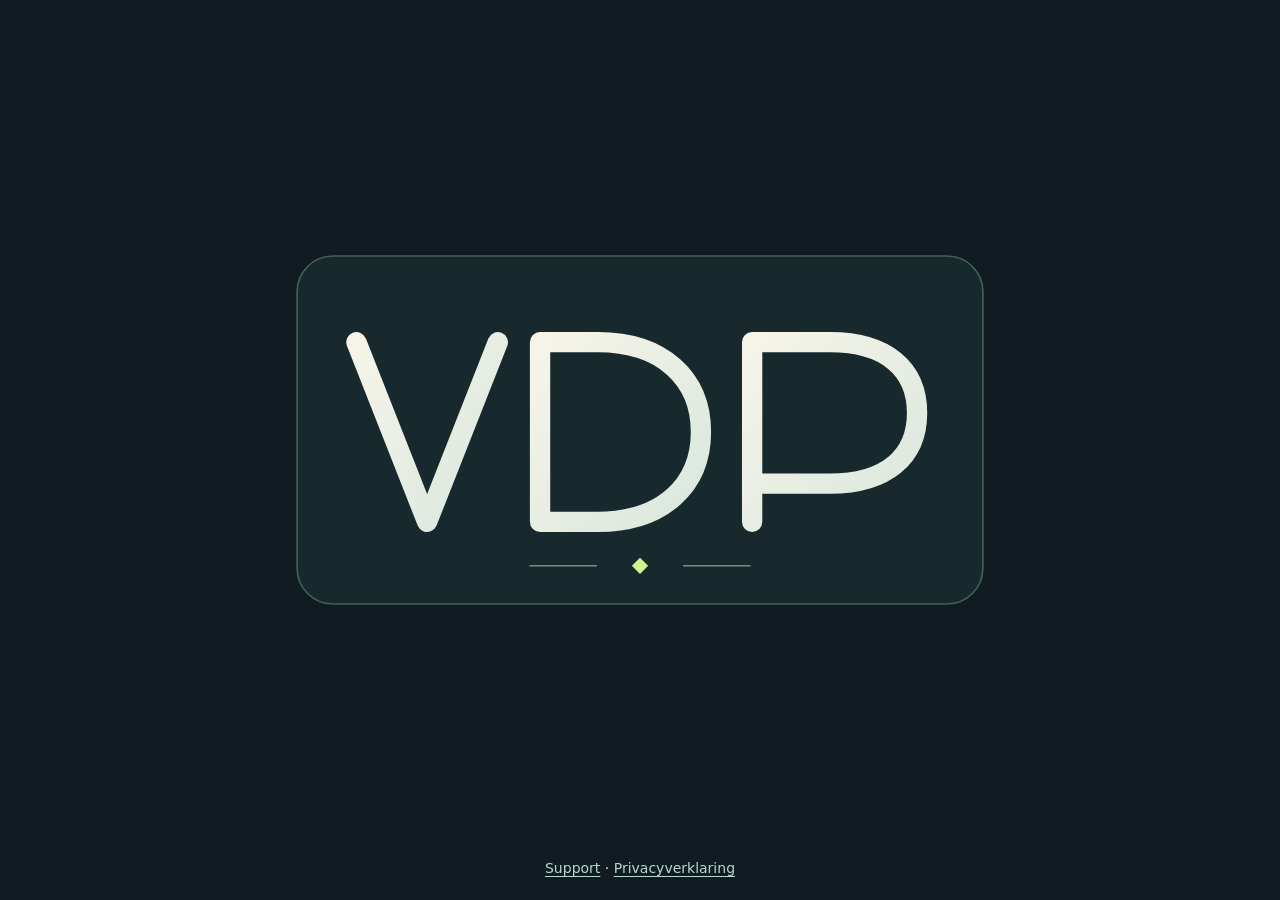
<file: index.html>
<!doctype html>
<html lang="nl">
  <head>
    <meta charset="utf-8">
    <meta name="viewport" content="width=device-width, initial-scale=1">
    <meta name="theme-color" content="#101c21">
    <meta name="description" content="De persoonlijke website van Van der Poel.">
    <meta property="og:type" content="website">
    <meta property="og:title" content="Van der Poel">
    <meta property="og:description" content="De persoonlijke website van Van der Poel.">
    <meta property="og:url" content="https://www.vanderpoel.org/">
    <title>Van der Poel</title>
    <link rel="stylesheet" href="styles.css">
  </head>
  <body>
    <main>
      <h1 class="visually-hidden">Van der Poel</h1>
      <img class="logo" src="logo-vdp.svg" alt="VDP — Van der Poel" width="960" height="620">
    </main>
    <footer><a href="support.html">Support</a> <span aria-hidden="true">·</span> <a href="privacy.html">Privacyverklaring</a></footer>
  </body>
</html>
</file>
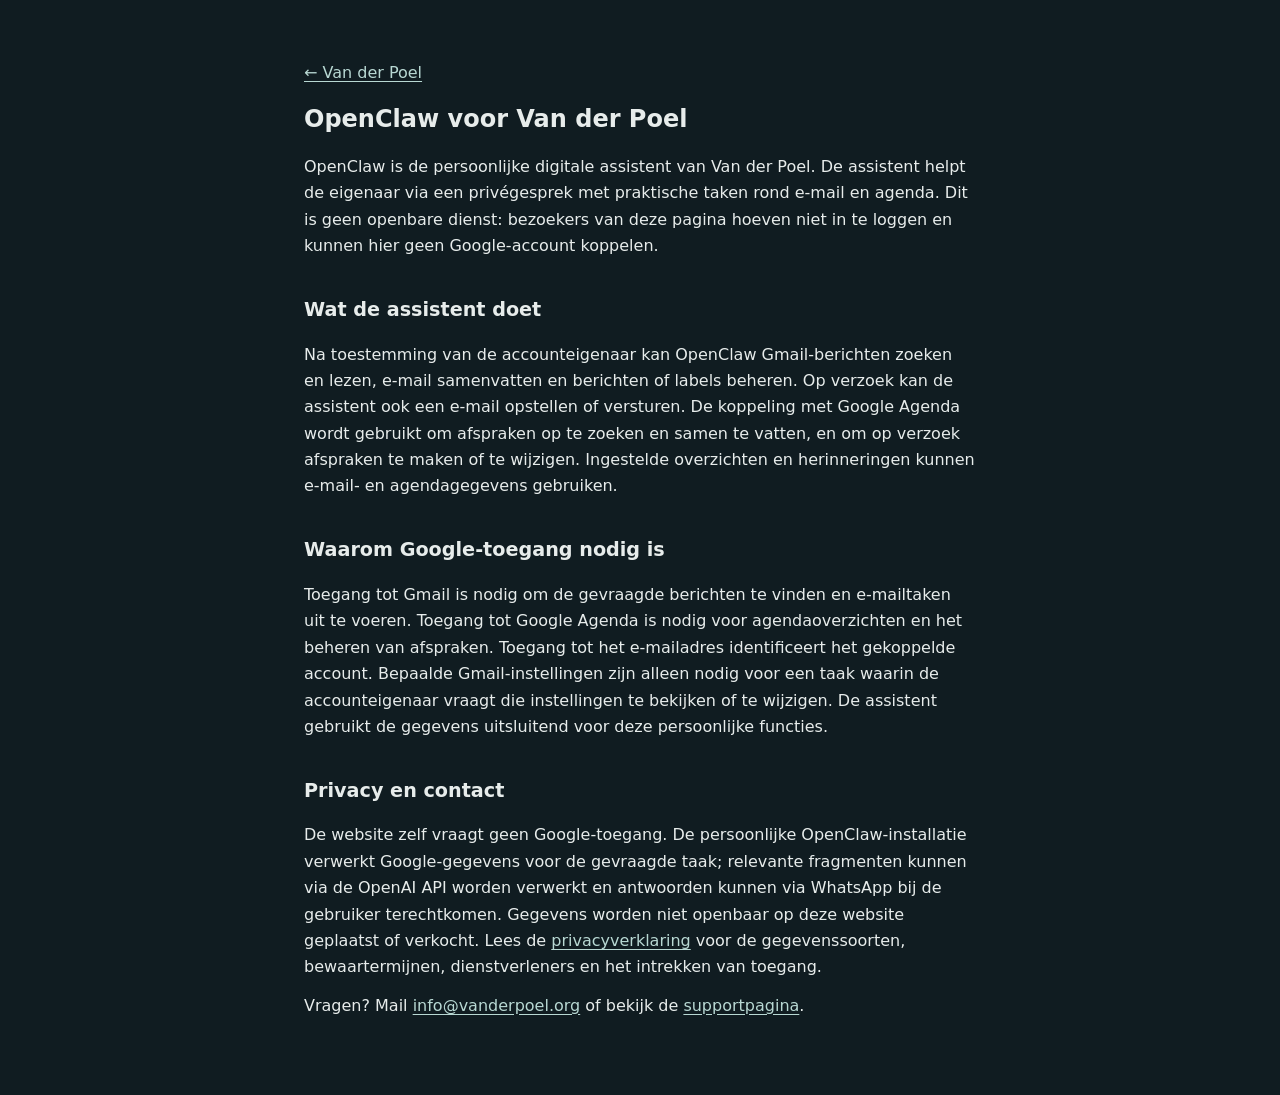
<file: openclaw.html>
<!doctype html>
<html lang="nl">
  <head>
    <meta charset="utf-8">
    <meta name="viewport" content="width=device-width, initial-scale=1">
    <meta name="theme-color" content="#101c21">
    <meta name="description" content="OpenClaw voor Van der Poel: een persoonlijke assistent met Google Gmail- en Agenda-koppeling.">
    <title>OpenClaw voor Van der Poel</title>
    <link rel="stylesheet" href="styles.css">
  </head>
  <body>
    <article class="content-page">
      <p><a href="/">← Van der Poel</a></p>
      <h1>OpenClaw voor Van der Poel</h1>

      <p>OpenClaw is de persoonlijke digitale assistent van Van der Poel. De assistent helpt de eigenaar via een privégesprek met praktische taken rond e-mail en agenda. Dit is geen openbare dienst: bezoekers van deze pagina hoeven niet in te loggen en kunnen hier geen Google-account koppelen.</p>

      <h2>Wat de assistent doet</h2>
      <p>Na toestemming van de accounteigenaar kan OpenClaw Gmail-berichten zoeken en lezen, e-mail samenvatten en berichten of labels beheren. Op verzoek kan de assistent ook een e-mail opstellen of versturen. De koppeling met Google Agenda wordt gebruikt om afspraken op te zoeken en samen te vatten, en om op verzoek afspraken te maken of te wijzigen. Ingestelde overzichten en herinneringen kunnen e-mail- en agendagegevens gebruiken.</p>

      <h2>Waarom Google-toegang nodig is</h2>
      <p>Toegang tot Gmail is nodig om de gevraagde berichten te vinden en e-mailtaken uit te voeren. Toegang tot Google Agenda is nodig voor agendaoverzichten en het beheren van afspraken. Toegang tot het e-mailadres identificeert het gekoppelde account. Bepaalde Gmail-instellingen zijn alleen nodig voor een taak waarin de accounteigenaar vraagt die instellingen te bekijken of te wijzigen. De assistent gebruikt de gegevens uitsluitend voor deze persoonlijke functies.</p>

      <h2>Privacy en contact</h2>
      <p>De website zelf vraagt geen Google-toegang. De persoonlijke OpenClaw-installatie verwerkt Google-gegevens voor de gevraagde taak; relevante fragmenten kunnen via de OpenAI API worden verwerkt en antwoorden kunnen via WhatsApp bij de gebruiker terechtkomen. Gegevens worden niet openbaar op deze website geplaatst of verkocht. Lees de <a href="https://www.vanderpoel.org/privacy.html">privacyverklaring</a> voor de gegevenssoorten, bewaartermijnen, dienstverleners en het intrekken van toegang.</p>
      <p>Vragen? Mail <a href="mailto:info@vanderpoel.org">info@vanderpoel.org</a> of bekijk de <a href="support.html">supportpagina</a>.</p>
    </article>
  </body>
</html>
</file>
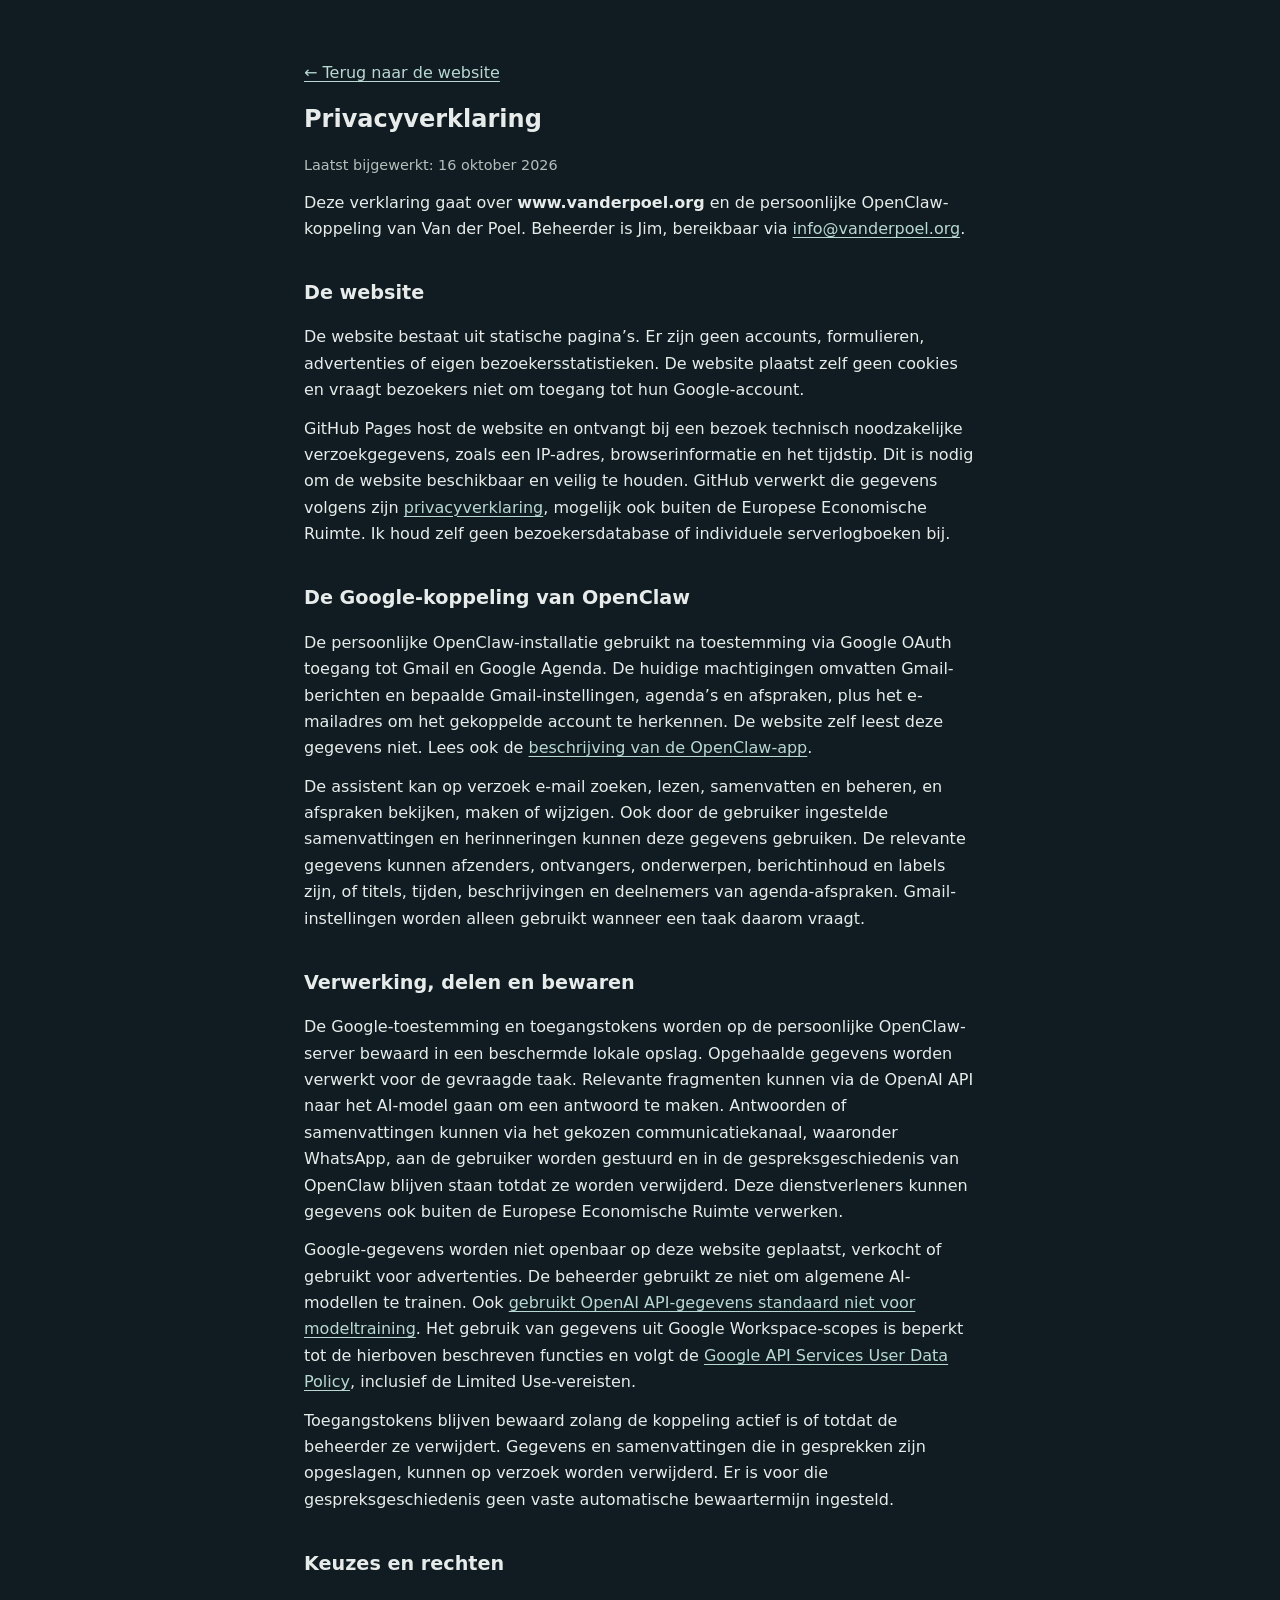
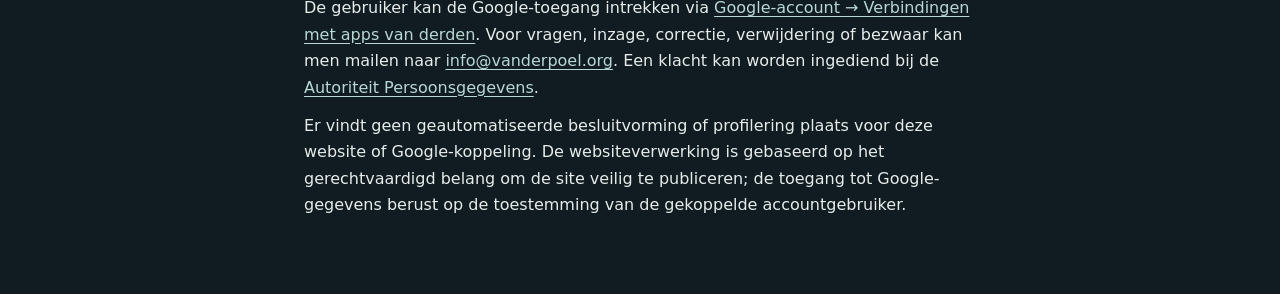
<file: privacy.html>
<!doctype html>
<html lang="nl">
  <head>
    <meta charset="utf-8">
    <meta name="viewport" content="width=device-width, initial-scale=1">
    <meta name="theme-color" content="#101c21">
    <meta name="description" content="Privacyverklaring voor de website en persoonlijke OpenClaw-koppeling van Van der Poel.">
    <title>Privacyverklaring — Van der Poel</title>
    <link rel="stylesheet" href="styles.css">
  </head>
  <body>
    <article class="content-page">
      <p><a href="/">← Terug naar de website</a></p>
      <h1>Privacyverklaring</h1>
      <p class="updated">Laatst bijgewerkt: 16 oktober 2026</p>

      <p>Deze verklaring gaat over <strong>www.vanderpoel.org</strong> en de persoonlijke OpenClaw-koppeling van Van der Poel. Beheerder is Jim, bereikbaar via <a href="mailto:info@vanderpoel.org">info@vanderpoel.org</a>.</p>

      <h2>De website</h2>
      <p>De website bestaat uit statische pagina’s. Er zijn geen accounts, formulieren, advertenties of eigen bezoekersstatistieken. De website plaatst zelf geen cookies en vraagt bezoekers niet om toegang tot hun Google-account.</p>
      <p>GitHub Pages host de website en ontvangt bij een bezoek technisch noodzakelijke verzoekgegevens, zoals een IP-adres, browserinformatie en het tijdstip. Dit is nodig om de website beschikbaar en veilig te houden. GitHub verwerkt die gegevens volgens zijn <a href="https://docs.github.com/en/site-policy/privacy-policies/github-general-privacy-statement">privacyverklaring</a>, mogelijk ook buiten de Europese Economische Ruimte. Ik houd zelf geen bezoekersdatabase of individuele serverlogboeken bij.</p>

      <h2>De Google-koppeling van OpenClaw</h2>
      <p>De persoonlijke OpenClaw-installatie gebruikt na toestemming via Google OAuth toegang tot Gmail en Google Agenda. De huidige machtigingen omvatten Gmail-berichten en bepaalde Gmail-instellingen, agenda’s en afspraken, plus het e-mailadres om het gekoppelde account te herkennen. De website zelf leest deze gegevens niet. Lees ook de <a href="openclaw.html">beschrijving van de OpenClaw-app</a>.</p>
      <p>De assistent kan op verzoek e-mail zoeken, lezen, samenvatten en beheren, en afspraken bekijken, maken of wijzigen. Ook door de gebruiker ingestelde samenvattingen en herinneringen kunnen deze gegevens gebruiken. De relevante gegevens kunnen afzenders, ontvangers, onderwerpen, berichtinhoud en labels zijn, of titels, tijden, beschrijvingen en deelnemers van agenda-afspraken. Gmail-instellingen worden alleen gebruikt wanneer een taak daarom vraagt.</p>

      <h2>Verwerking, delen en bewaren</h2>
      <p>De Google-toestemming en toegangstokens worden op de persoonlijke OpenClaw-server bewaard in een beschermde lokale opslag. Opgehaalde gegevens worden verwerkt voor de gevraagde taak. Relevante fragmenten kunnen via de OpenAI API naar het AI-model gaan om een antwoord te maken. Antwoorden of samenvattingen kunnen via het gekozen communicatiekanaal, waaronder WhatsApp, aan de gebruiker worden gestuurd en in de gespreksgeschiedenis van OpenClaw blijven staan totdat ze worden verwijderd. Deze dienstverleners kunnen gegevens ook buiten de Europese Economische Ruimte verwerken.</p>
      <p>Google-gegevens worden niet openbaar op deze website geplaatst, verkocht of gebruikt voor advertenties. De beheerder gebruikt ze niet om algemene AI-modellen te trainen. Ook <a href="https://developers.openai.com/api/docs/guides/your-data">gebruikt OpenAI API-gegevens standaard niet voor modeltraining</a>. Het gebruik van gegevens uit Google Workspace-scopes is beperkt tot de hierboven beschreven functies en volgt de <a href="https://developers.google.com/terms/api-services-user-data-policy">Google API Services User Data Policy</a>, inclusief de Limited Use-vereisten.</p>
      <p>Toegangstokens blijven bewaard zolang de koppeling actief is of totdat de beheerder ze verwijdert. Gegevens en samenvattingen die in gesprekken zijn opgeslagen, kunnen op verzoek worden verwijderd. Er is voor die gespreksgeschiedenis geen vaste automatische bewaartermijn ingesteld.</p>

      <h2>Keuzes en rechten</h2>
      <p>De gebruiker kan de Google-toegang intrekken via <a href="https://myaccount.google.com/permissions">Google-account → Verbindingen met apps van derden</a>. Voor vragen, inzage, correctie, verwijdering of bezwaar kan men mailen naar <a href="mailto:info@vanderpoel.org">info@vanderpoel.org</a>. Een klacht kan worden ingediend bij de <a href="https://autoriteitpersoonsgegevens.nl/">Autoriteit Persoonsgegevens</a>.</p>
      <p>Er vindt geen geautomatiseerde besluitvorming of profilering plaats voor deze website of Google-koppeling. De websiteverwerking is gebaseerd op het gerechtvaardigd belang om de site veilig te publiceren; de toegang tot Google-gegevens berust op de toestemming van de gekoppelde accountgebruiker.</p>
    </article>
  </body>
</html>
</file>
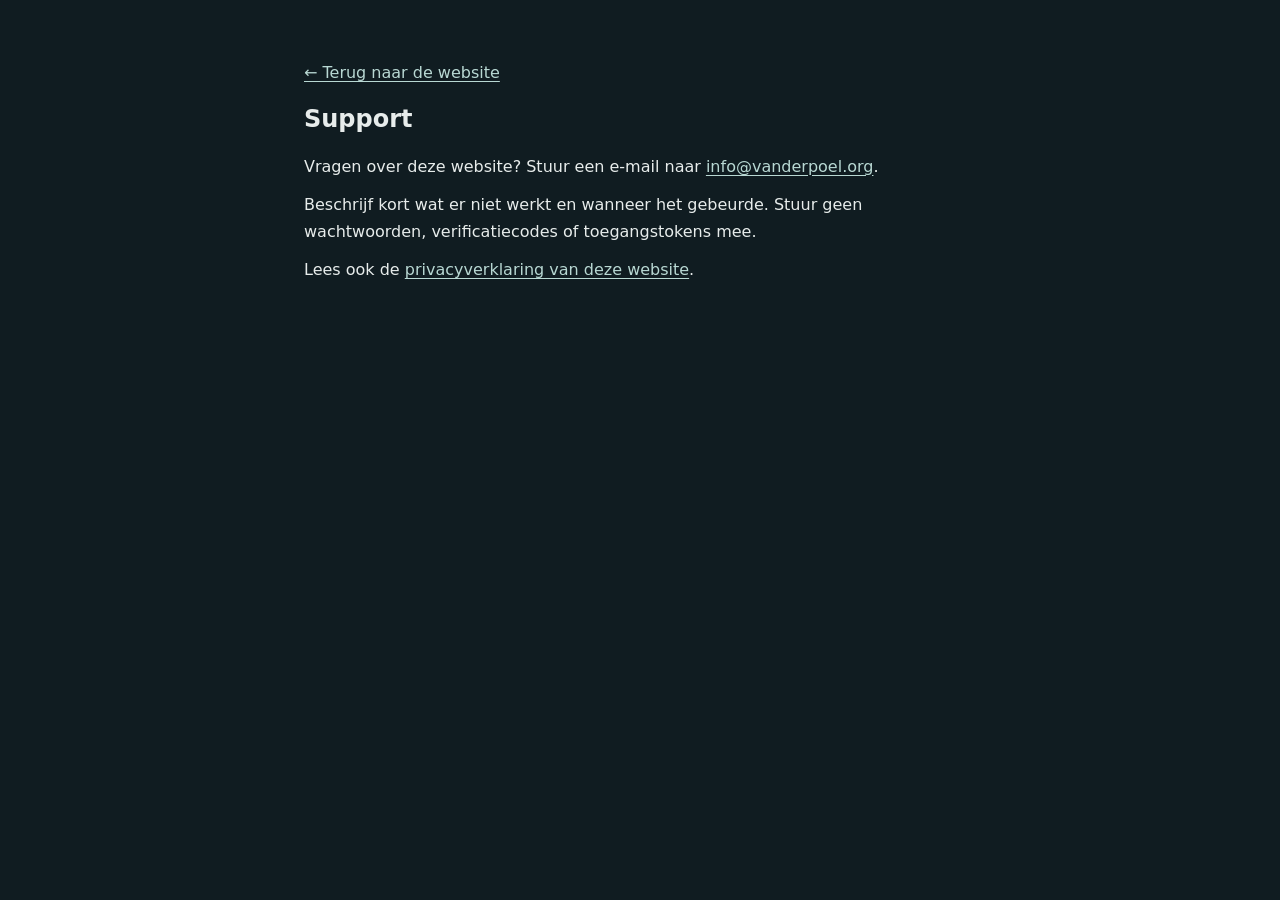
<file: support.html>
<!doctype html>
<html lang="nl">
  <head>
    <meta charset="utf-8">
    <meta name="viewport" content="width=device-width, initial-scale=1">
    <meta name="theme-color" content="#101c21">
    <meta name="description" content="Contact en ondersteuning voor de website Van der Poel.">
    <title>Support — Van der Poel</title>
    <link rel="stylesheet" href="styles.css">
  </head>
  <body>
    <article class="content-page">
      <p><a href="/">← Terug naar de website</a></p>
      <h1>Support</h1>
      <p>Vragen over deze website? Stuur een e-mail naar <a href="mailto:info@vanderpoel.org">info@vanderpoel.org</a>.</p>
      <p>Beschrijf kort wat er niet werkt en wanneer het gebeurde. Stuur geen wachtwoorden, verificatiecodes of toegangstokens mee.</p>
      <p>Lees ook de <a href="privacy.html">privacyverklaring van deze website</a>.</p>
    </article>
  </body>
</html>
</file>
<file: styles.css>
:root { color-scheme: dark; background: #101c21; color: #e7eceb; font-family: system-ui, sans-serif; }
* { box-sizing: border-box; }
html, body { min-height: 100%; margin: 0; }
body { background: #101c21; }
body { min-height: 100svh; display: flex; flex-direction: column; }
main { flex: 1; display: grid; place-items: center; padding: 32px; }
.logo { display: block; width: min(100%, 780px); height: auto; }
footer { padding: 0 24px 24px; text-align: center; font-size: .875rem; }
a { color: #b8d8d3; text-underline-offset: .2em; }
a:hover, a:focus-visible { color: #fff; }
.content-page { display: block; width: min(100%, 720px); margin: 0 auto; padding: 48px 24px 64px; line-height: 1.65; }
.content-page h1 { line-height: 1.15; }
.content-page h2 { margin-top: 1.8em; font-size: 1.2rem; }
.content-page p { margin: .75em 0; }
.content-page .updated { color: #b3bfbd; font-size: .9rem; }
.visually-hidden { position: absolute; width: 1px; height: 1px; padding: 0; margin: -1px; overflow: hidden; clip: rect(0, 0, 0, 0); white-space: nowrap; border: 0; }
</file>
